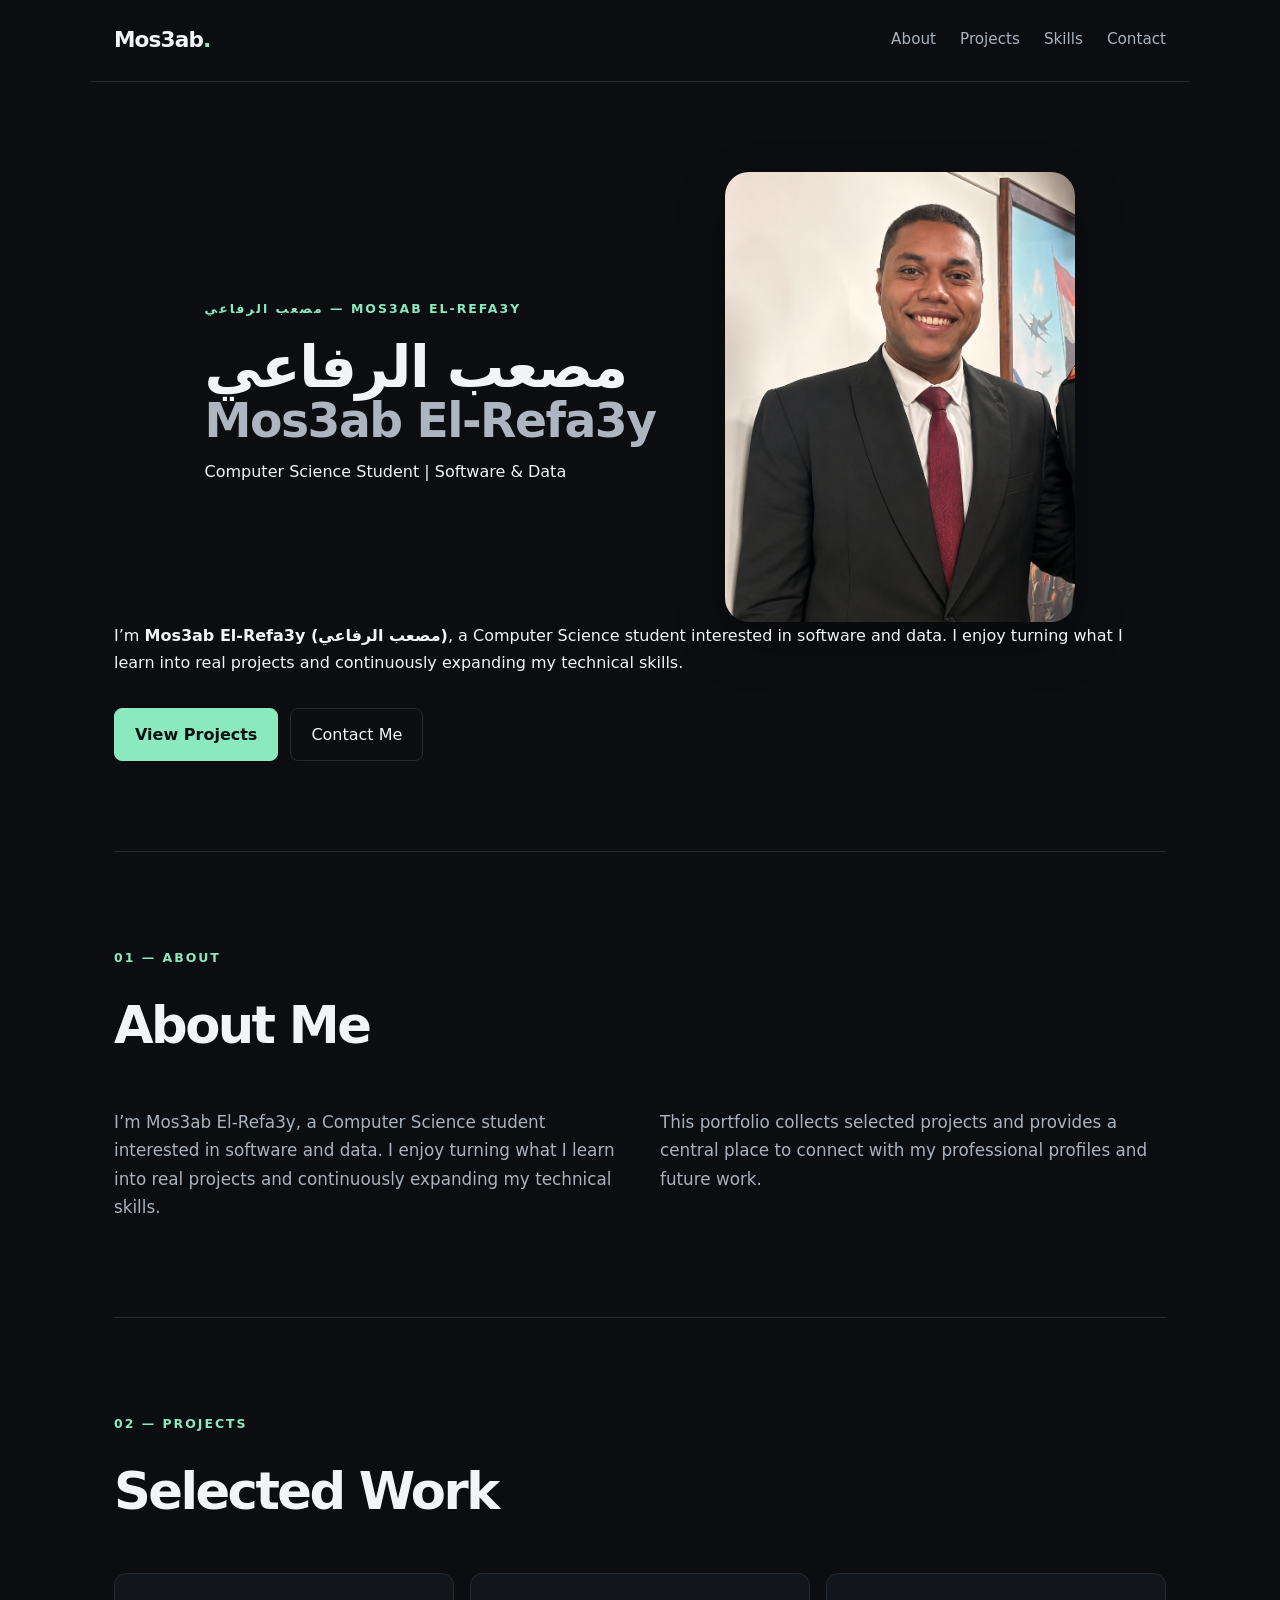
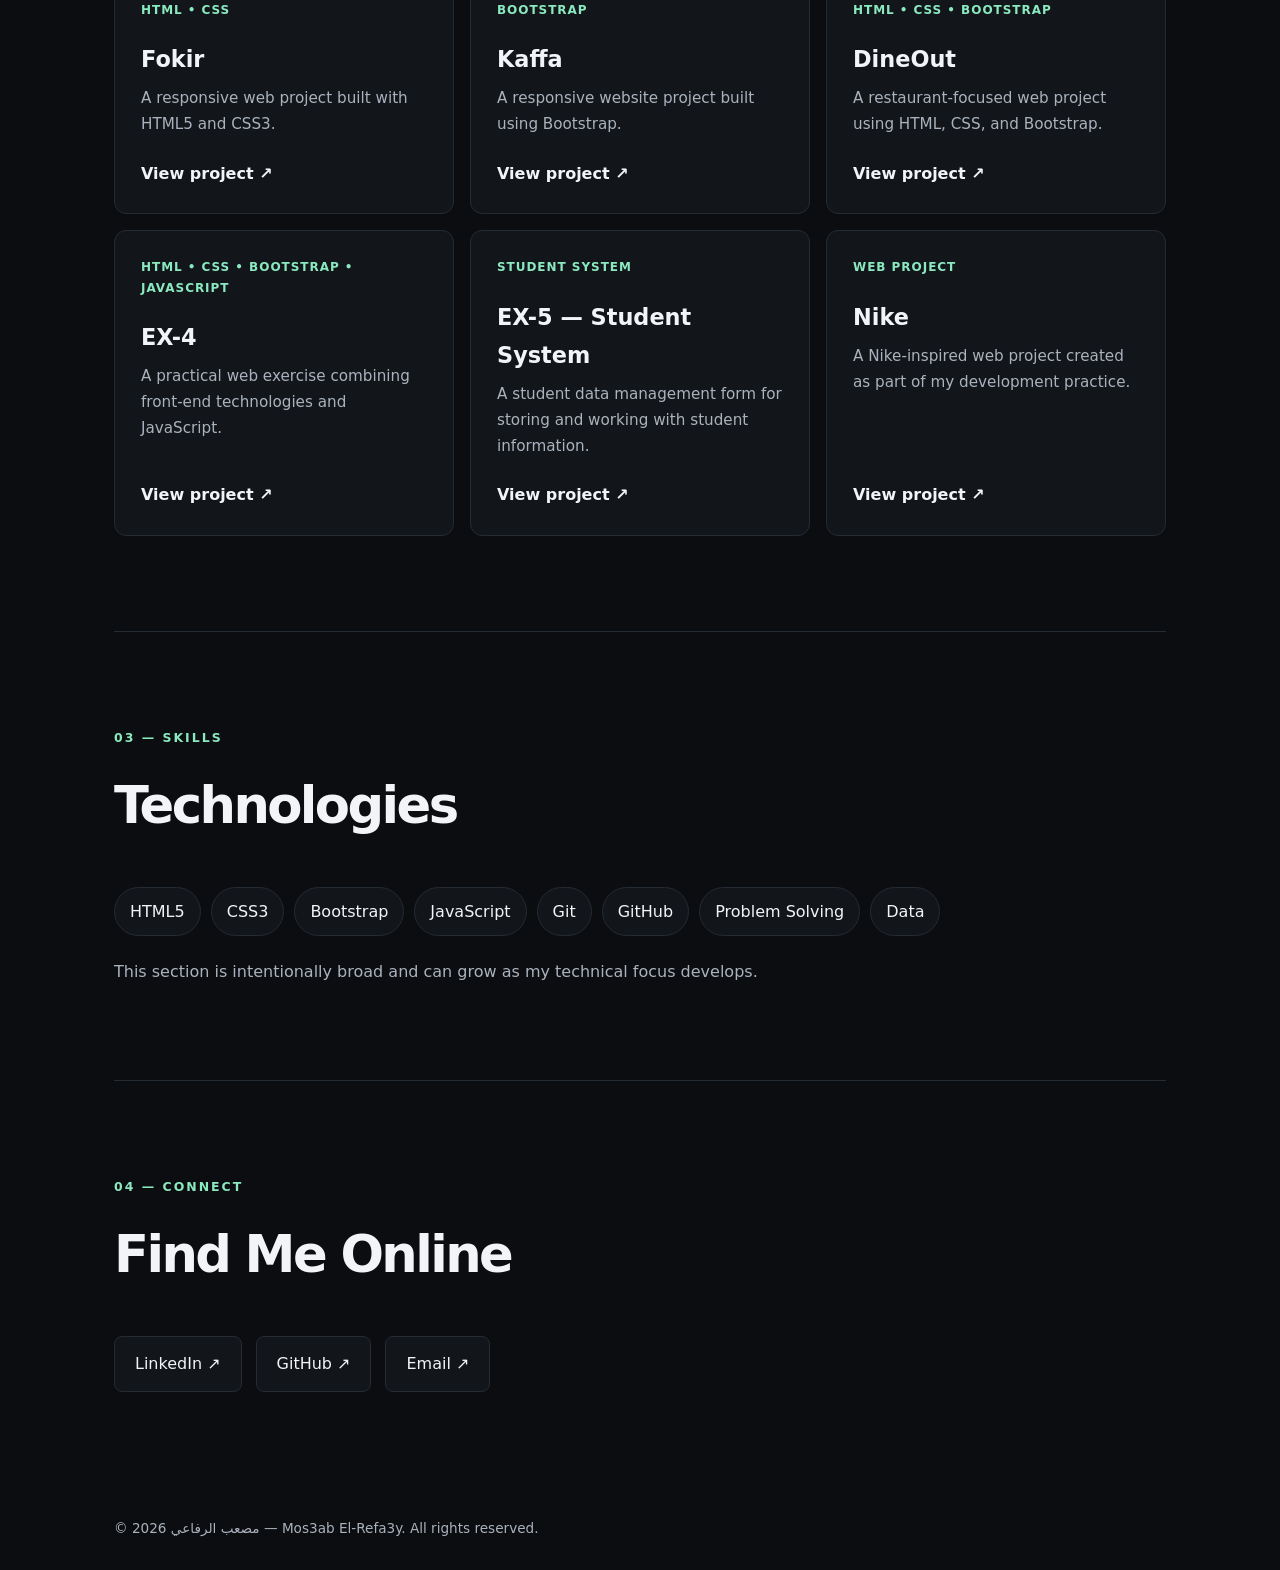
<file: index.html>
<!doctype html>
<html lang="en">
<head>
  <meta charset="UTF-8">
  <meta name="viewport" content="width=device-width, initial-scale=1.0">
  <title>مصعب الرفاعي | Mos3ab El-Refa3y | Software & Data</title>
  <meta name="description" content="مصعب الرفاعي (Mos3ab El-Refa3y) — Computer Science student interested in software development and data. Explore projects, skills, and professional profiles.">
  <meta name="author" content="Mos3ab El-Refa3y">
  <meta name="robots" content="index, follow">
  <link rel="canonical" href="https://eng-mosaab.github.io/mos3ab-el-refa3y/">

  <meta property="og:type" content="website">
  <meta property="og:title" content="Mos3ab El-Refa3y | Software & Data">
  <meta property="og:description" content="Personal portfolio of Mos3ab El-Refa3y — Computer Science student interested in software development and data.">
  <meta property="og:url" content="https://eng-mosaab.github.io/mos3ab-el-refa3y/">

<script type="application/ld+json">
{
  "@context": "https://schema.org",
  "@type": "Person",
  "name": "مصعب الرفاعي",
  "alternateName": [
    "Mos3ab El-Refa3y",
    "Mos3ab El Refa3y"
  ],
  "url": "https://eng-mosaab.github.io/mos3ab-el-refa3y/",
  "image": "https://eng-mosaab.github.io/mos3ab-el-refa3y/assets/profile.jpg",
  "jobTitle": "Computer Science Student",
  "description": "مصعب الرفاعي (Mos3ab El-Refa3y) — Computer Science student interested in software development and data.",
  "sameAs": [
    "https://www.linkedin.com/in/mosaab-hesham",
    "https://github.com/Eng-Mosaab"
  ]
}
</script>
  <link rel="stylesheet" href="./style.css">
</head>
<body>
  <header class="nav">
    <a class="brand" href="#home">Mos3ab<span>.</span></a>
    <nav>
      <a href="#about">About</a>
      <a href="#projects">Projects</a>
      <a href="#skills">Skills</a>
      <a href="#contact">Contact</a>
    </nav>
  </header>

  <main>
    <section id="home" class="hero">
 <div class="hero-content">

    <div class="hero-text">
        <p class="eyebrow">مصعب الرفاعي — MOS3AB EL-REFA3Y</p>

        <h1>
            مصعب الرفاعي<br>
            <span>Mos3ab El-Refa3y</span>
        </h1>

        <p class="subtitle">
            Computer Science Student | Software & Data
        </p>


    </div>

    <div class="hero-image">
        <img
            src="./assets/profile.jpg"
            alt="مصعب الرفاعي - Mos3ab El-Refa3y"
        >
    </div>

</div>
<p>
  I’m <strong>Mos3ab El-Refa3y (مصعب الرفاعي)</strong>, a Computer Science student
  interested in software and data. I enjoy turning what I learn into real projects
  and continuously expanding my technical skills.
</p>      <div class="actions">
        <a class="btn primary" href="#projects">View Projects</a>
        <a class="btn" href="#contact">Contact Me</a>
      </div>
    </section>

    <section id="about" class="section">
      <div class="section-head"><p class="eyebrow">01 — ABOUT</p><h2>About Me</h2></div>
      <div class="about-grid">
        <p>I’m Mos3ab El-Refa3y, a Computer Science student interested in software and data. I enjoy turning what I learn into real projects and continuously expanding my technical skills.</p>
        <p>This portfolio collects selected projects and provides a central place to connect with my professional profiles and future work.</p>
      </div>
    </section>

    <section id="projects" class="section">
      <div class="section-head"><p class="eyebrow">02 — PROJECTS</p><h2>Selected Work</h2></div>
      <div class="projects">
        <article class="card"><div class="tag">HTML • CSS</div><h3>Fokir</h3><p>A responsive web project built with HTML5 and CSS3.</p><a href="https://eng-mosaab.github.io/Fokir/" target="_blank" rel="noopener noreferrer">View project ↗</a></article>
        <article class="card"><div class="tag">Bootstrap</div><h3>Kaffa</h3><p>A responsive website project built using Bootstrap.</p><a href="https://eng-mosaab.github.io/Kaffa/" target="_blank" rel="noopener noreferrer">View project ↗</a></article>
        <article class="card"><div class="tag">HTML • CSS • Bootstrap</div><h3>DineOut</h3><p>A restaurant-focused web project using HTML, CSS, and Bootstrap.</p><a href="https://eng-mosaab.github.io/DineOut/" target="_blank" rel="noopener noreferrer">View project ↗</a></article>
        <article class="card"><div class="tag">HTML • CSS • Bootstrap • JavaScript</div><h3>EX-4</h3><p>A practical web exercise combining front-end technologies and JavaScript.</p><a href="https://eng-mosaab.github.io/EX-4/" target="_blank" rel="noopener noreferrer">View project ↗</a></article>
        <article class="card"><div class="tag">Student System</div><h3>EX-5 — Student System</h3><p>A student data management form for storing and working with student information.</p><a href="https://eng-mosaab.github.io/EX-5/" target="_blank" rel="noopener noreferrer">View project ↗</a></article>
        <article class="card"><div class="tag">Web Project</div><h3>Nike</h3><p>A Nike-inspired web project created as part of my development practice.</p><a href="https://eng-mosaab.github.io/Nike/" target="_blank" rel="noopener noreferrer">View project ↗</a></article>
      </div>
    </section>

    <section id="skills" class="section">
      <div class="section-head"><p class="eyebrow">03 — SKILLS</p><h2>Technologies</h2></div>
      <div class="skills"><span>HTML5</span><span>CSS3</span><span>Bootstrap</span><span>JavaScript</span><span>Git</span><span>GitHub</span><span>Problem Solving</span><span>Data</span></div>
      <p class="note">This section is intentionally broad and can grow as my technical focus develops.</p>
    </section>

    <section id="contact" class="section contact">
      <div class="section-head"><p class="eyebrow">04 — CONNECT</p><h2>Find Me Online</h2></div>
      <div class="links">
        <a href="https://www.linkedin.com/in/mosaab-hesham" target="_blank" rel="noopener noreferrer">LinkedIn ↗</a>
        <a href="https://github.com/Eng-Mosaab" target="_blank" rel="noopener noreferrer">GitHub ↗</a>
        <a href="mailto:mosaab.qolaay2000@gmail.com">Email ↗</a>
      </div>
    </section>
  </main>
  <footer><p>© 2026 مصعب الرفاعي — Mos3ab El-Refa3y. All rights reserved.</p></footer>
</body>
</html>
</file>
<file: style.css>
*{box-sizing:border-box;margin:0;padding:0}
:root{--bg:#0b0d10;--surface:#12161b;--text:#f2f4f7;--muted:#aab2bd;--line:#252b33;--accent:#8be9c0}
html{scroll-behavior:smooth}
body{font-family:Inter,system-ui,-apple-system,BlinkMacSystemFont,"Segoe UI",sans-serif;background:var(--bg);color:var(--text);line-height:1.7}
a{color:inherit;text-decoration:none}
.nav{max-width:1100px;margin:auto;padding:22px 24px;display:flex;justify-content:space-between;align-items:center;border-bottom:1px solid var(--line)}
.brand{font-size:1.35rem;font-weight:800;letter-spacing:-.04em}.brand span{color:var(--accent)}
.nav nav{display:flex;gap:24px}.nav nav a{color:var(--muted);font-size:.95rem}.nav nav a:hover{color:var(--text)}
main{max-width:1100px;margin:auto;padding:0 24px}
.hero{min-height:72vh;display:flex;flex-direction:column;justify-content:center;padding:90px 0}
.eyebrow{color:var(--accent);font-size:.78rem;font-weight:800;letter-spacing:.16em;margin-bottom:14px}
h1{font-size:clamp(3rem,8vw,6.4rem);line-height:.98;letter-spacing:-.07em;max-width:900px}
h1 span{color:var(--muted)}
.lead{max-width:680px;color:var(--muted);font-size:1.1rem;margin-top:28px}
.actions{display:flex;gap:12px;margin-top:32px;flex-wrap:wrap}
.btn{border:1px solid var(--line);padding:12px 20px;border-radius:8px}.btn.primary{background:var(--accent);color:#07110c;border-color:var(--accent);font-weight:750}
.section{padding:95px 0;border-top:1px solid var(--line)}
.section-head{margin-bottom:38px}h2{font-size:clamp(2rem,4vw,3.5rem);letter-spacing:-.05em}
.about-grid{display:grid;grid-template-columns:1fr 1fr;gap:40px;color:var(--muted);font-size:1.05rem}
.projects{display:grid;grid-template-columns:repeat(3,1fr);gap:16px}
.card{background:var(--surface);border:1px solid var(--line);padding:26px;border-radius:12px;min-height:230px;display:flex;flex-direction:column}
.tag{color:var(--accent);font-size:.75rem;font-weight:700;text-transform:uppercase;letter-spacing:.08em;margin-bottom:20px}
.card h3{font-size:1.4rem;margin-bottom:8px}.card p{color:var(--muted);font-size:.95rem}.card a{margin-top:auto;padding-top:22px;font-weight:700}
.skills{display:flex;flex-wrap:wrap;gap:10px}.skills span{border:1px solid var(--line);padding:10px 15px;border-radius:999px;background:var(--surface)}
.note{color:var(--muted);margin-top:22px}
.links{display:flex;gap:14px;flex-wrap:wrap}.links a{border:1px solid var(--line);padding:13px 20px;border-radius:8px;background:var(--surface)}
footer{max-width:1100px;margin:auto;padding:30px 24px;color:var(--muted);font-size:.85rem}
@media(max-width:800px){.projects{grid-template-columns:1fr 1fr}.about-grid{grid-template-columns:1fr}.nav nav{gap:12px}.nav nav a:nth-child(1),.nav nav a:nth-child(2){display:none}}
@media(max-width:520px){.projects{grid-template-columns:1fr}.hero{min-height:65vh;padding:60px 0}.nav{padding:18px 16px}main{padding:0 16px}}

.hero-content {
    display: grid;
    grid-template-columns: minmax(0, 1fr) 350px;
    align-items: center;
    gap: 70px;
    max-width: 1200px;
    margin: 0 auto;
}

.hero-text {
    min-width: 0;
}

.hero-text h1 {
    font-size: clamp(44px, 4.5vw, 64px);
    line-height: 1;
    letter-spacing: -1.5px;
    margin: 20px 0 14px;
}

.hero-text h1 span {
    display: block;
    white-space: nowrap;
    font-size: 0.82em;
    color: #aeb4c0;
}

.hero-text .subtitle {
    font-size: 16px;
    margin-bottom: 10px;
}

.hero-text > p:not(.eyebrow):not(.subtitle) {
    max-width: 600px;
    font-size: 15px;
    line-height: 1.65;
    margin-bottom: 26px;
}

.hero-image {
    width: 350px;
}

.hero-image img {
    width: 350px;
    height: 450px;
    object-fit: cover;
    object-position: center top;
    display: block;
    border-radius: 24px;
    box-shadow: 0 20px 50px rgba(0, 0, 0, 0.25);
}

@media (max-width: 768px) {
    .hero-content {
        flex-direction: column-reverse;
        text-align: center;
    }

    .hero-image {
        width: 240px;
        flex: none;
    }

    .hero-image img {
        height: 320px;
    }
}
@media (max-width: 900px) {
    .hero-content {
        grid-template-columns: 1fr;
        gap: 40px;
    }

    .hero-image {
        width: 280px;
        margin: 0 auto;
        order: -1;
    }

    .hero-image img {
        width: 280px;
        height: 360px;
    }

    .hero-text {
        text-align: center;
    }

    .hero-text > p:not(.eyebrow):not(.subtitle) {
        margin-left: auto;
        margin-right: auto;
    }
}
</file>
